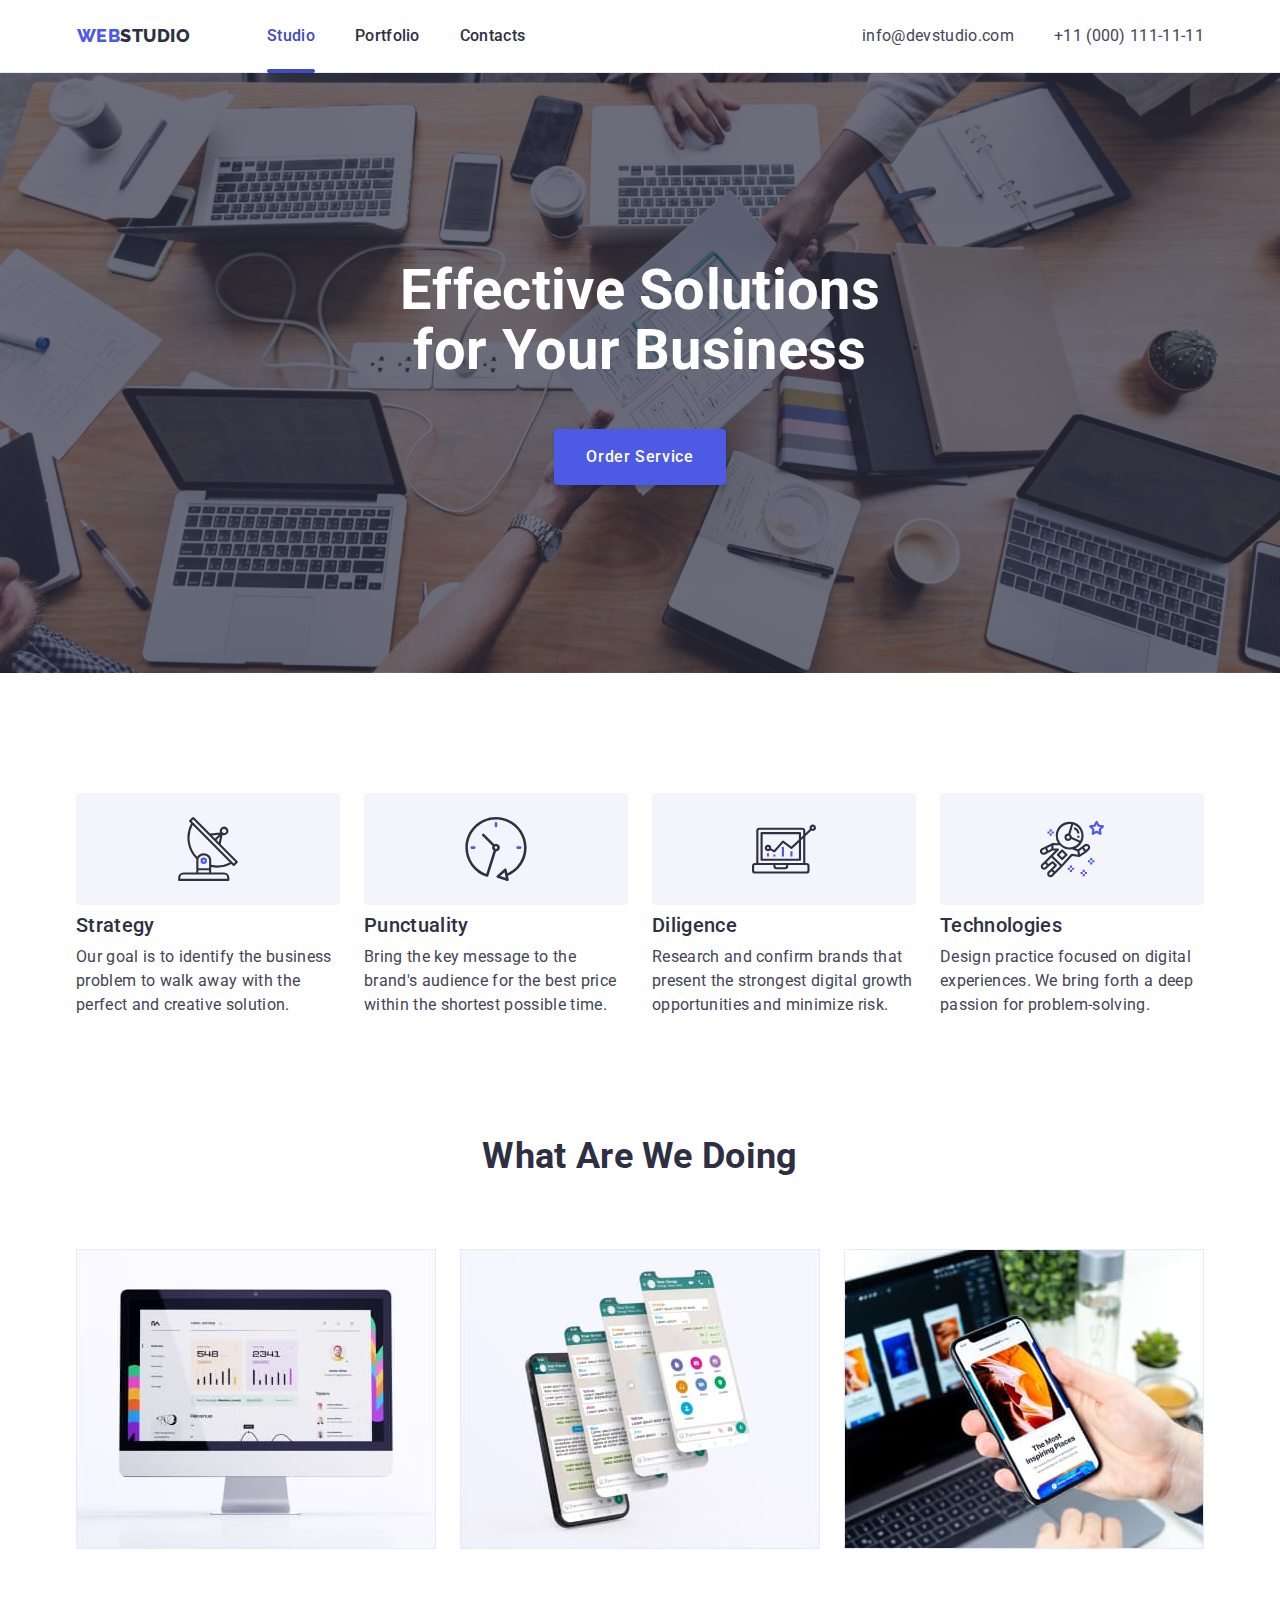
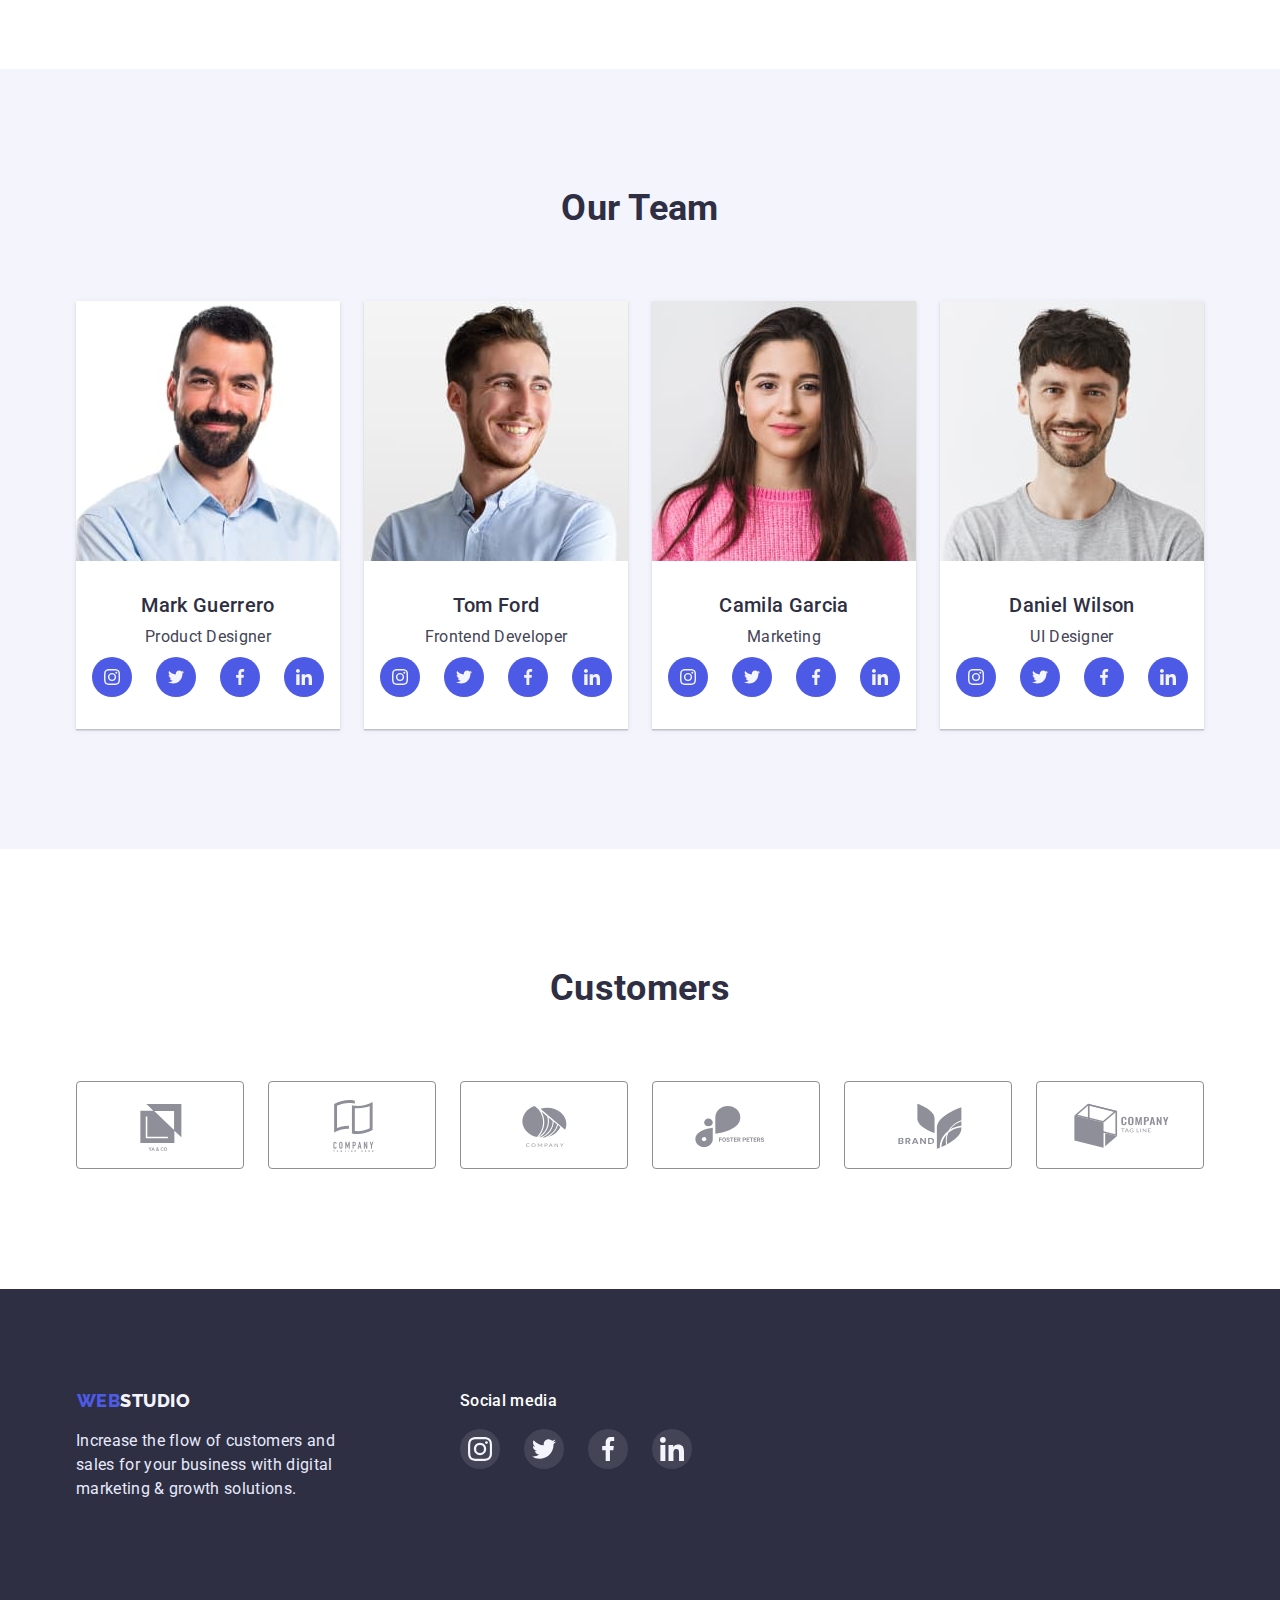
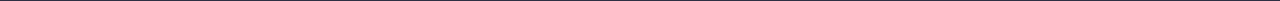
<file: index.html>
<!DOCTYPE html>
<html lang="en">
  <head>
    <meta charset="UTF-8" />
    <meta http-equiv="X-UA-Compatible" content="IE=edge" />
    <meta name="viewport" content="width=device-width, initial-scale=1.0" />
    <title>Home work 1</title>
    <link
      href="https://fonts.googleapis.com/css2?family=Montserrat:wght@400;700&family=Raleway:wght@800&family=Roboto:wght@400;500;700;900&display=swap"
      rel="stylesheet"
    />
    <link
      rel="stylesheet"
      href="https://cdnjs.cloudflare.com/ajax/libs/modern-normalize/1.1.0/modern-normalize.min.css"
    />
    <link rel="stylesheet" href="./css/styles.css" />
  </head>
  <body>
    <!-- header section   -->
    <header class="header">
      <div class="container">
        <a href="./index.html" class="logo">
          Web<span class="logo-text">Studio</span>
        </a>
        <nav>
          <ul class="site-nav list">
            <li>
              <a href="./index.html" class="header-link link current">Studio</a>
            </li>
            <li>
              <a href="./portfolio.html" class="header-link link">Portfolio</a>
            </li>
            <li>
              <a href="" class="header-link link">Contacts</a>
            </li>
          </ul>
        </nav>
        <ul class="auth-nav list">
          <li>
            <a href="mailto:info@devstudio.com" class="auto-link link">
              info@devstudio.com
            </a>
          </li>
          <li>
            <a href="tel:+110001111111" class="auto-link link"
              >+11 (000) 111-11-11</a
            >
          </li>
        </ul>
      </div>
    </header>
    <main>
      <!-- Hero section  -->
      <section class="hero section">
        <h1 class="hero-title">Effective Solutions for Your Business</h1>
        <button type="button" class="hero-button" data-modal-open>
          Order Service
        </button>
      </section>
      <!-- our adventages -->
      <section class="section adventages-section">
        <div class="container">
          <h2 class="visually-hidden section-title">adventages</h2>
          <ul class="adventages-list list">
            <li class="item">
              <div class="thumb">
                <svg class="thumb-icon" width="64" height="64">
                  <use href="./images/icons.svg#icon-conect"></use>
                </svg>
              </div>
              <h3 class="title">Strategy</h3>
              <p class="section-text">
                Our goal is to identify the business problem to walk away with
                the perfect and creative solution.
              </p>
            </li>
            <li class="item">
              <div class="thumb">
                <svg class="thumb-icon" width="64" height="64">
                  <use href="./images/icons.svg#icon-clock"></use>
                </svg>
              </div>
              <h3 class="title">Punctuality</h3>
              <p class="section-text">
                Bring the key message to the brand's audience for the best price
                within the shortest possible time.
              </p>
            </li>
            <li class="item">
              <div class="thumb">
                <svg class="thumb-icon" width="64" height="64">
                  <use href="./images/icons.svg#icon-diagram"></use>
                </svg>
              </div>
              <h3 class="title">Diligence</h3>
              <p class="section-text">
                Research and confirm brands that present the strongest digital
                growth opportunities and minimize risk.
              </p>
            </li>
            <li class="item">
              <div class="thumb">
                <svg class="thumb-icon" width="64" height="64">
                  <use href="./images/icons.svg#icon-astronaut"></use>
                </svg>
              </div>
              <h3 class="title">Technologies</h3>
              <p class="section-text">
                Design practice focused on digital experiences. We bring forth a
                deep passion for problem-solving.
              </p>
            </li>
          </ul>
        </div>
      </section>
      <!-- about us -->
      <section class="section section-about">
        <div class="container">
          <h2 class="section-title about-title">What Are We Doing</h2>
          <ul class="about-list list">
            <li class="about-item">
              <img
                src="./images/about/img1.jpg"
                alt="computer"
                width="360"
                height="300"
              />
            </li>
            <li class="about-item">
              <img
                src="./images/about/img2.jpg"
                alt="phones"
                width="360"
                height="300"
              />
            </li>
            <li class="about-item">
              <img
                src="./images/about/img3.jpg"
                alt="laptop and phone"
                width="360"
                height="300"
              />
            </li>
          </ul>
        </div>
      </section>
      <!-- our team  -->
      <section class="section section-team">
        <div class="container">
          <h2 class="section-title team-title">Our Team</h2>
          <ul class="team-list list">
            <li class="item">
              <img
                src="./images/team/img1.jpg"
                alt="Product Designer"
                width="264"
                height="260"
              />
              <div class="desc-team">
                <h3 class="card-title title">Mark Guerrero</h3>
                <p class="card-text">Product Designer</p>
                <ul class="social-list list">
                  <li class="social-item">
                    <a
                      class="social-link link"
                      href="https://www.instagram.com"
                      aria-label="instagram"
                      target="_blank"
                      rel="noopener noreferrer"
                    >
                      <svg class="social-icon" width="16" height="16">
                        <use href="./images/icons.svg#icon-instagram"></use>
                      </svg>
                    </a>
                  </li>
                  <li class="social-item">
                    <a
                      class="social-link link"
                      href="https://twitter.com"
                      aria-label="twitter"
                      target="_blank"
                      rel="noopener noreferrer"
                    >
                      <svg class="social-icon" width="16" height="16">
                        <use href="./images/icons.svg#icon-twitter"></use>
                      </svg>
                    </a>
                  </li>
                  <li class="social-item">
                    <a
                      class="social-link link"
                      href="https://www.facebook.com"
                      aria-label="facebook"
                      target="_blank"
                      rel="noopener noreferrer"
                    >
                      <svg class="social-icon" width="16" height="16">
                        <use href="./images/icons.svg#icon-facebook"></use>
                      </svg>
                    </a>
                  </li>
                  <li class="social-item">
                    <a
                      class="social-link link"
                      href="https://www.linkedin.com"
                      aria-label="linkedin"
                      target="_blank"
                      rel="noopener noreferrer"
                    >
                      <svg class="social-icon" width="16" height="16">
                        <use href="./images/icons.svg#icon-linkedin"></use>
                      </svg>
                    </a>
                  </li>
                </ul>
              </div>
            </li>
            <li class="item">
              <img
                src="./images/team/img2.jpg"
                alt="Frontend Developer"
                width="264"
                height="260"
              />
              <div class="desc-team">
                <h3 class="card-title title">Tom Ford</h3>
                <p class="card-text">Frontend Developer</p>
                <ul class="social-list list">
                  <li class="social-item">
                    <a
                      class="social-link link"
                      href="https://www.instagram.com"
                      aria-label="instagram"
                      target="_blank"
                      rel="noopener noreferrer"
                    >
                      <svg class="social-icon" width="16" height="16">
                        <use href="./images/icons.svg#icon-instagram"></use>
                      </svg>
                    </a>
                  </li>
                  <li class="social-item">
                    <a
                      class="social-link link"
                      href="https://twitter.com"
                      aria-label="twitter"
                      target="_blank"
                      rel="noopener noreferrer"
                    >
                      <svg class="social-icon" width="16" height="16">
                        <use href="./images/icons.svg#icon-twitter"></use>
                      </svg>
                    </a>
                  </li>
                  <li class="social-item">
                    <a
                      class="social-link link"
                      href="https://www.facebook.com"
                      aria-label="facebook"
                      target="_blank"
                      rel="noopener noreferrer"
                    >
                      <svg class="social-icon" width="16" height="16">
                        <use href="./images/icons.svg#icon-facebook"></use>
                      </svg>
                    </a>
                  </li>
                  <li class="social-item">
                    <a
                      class="social-link link"
                      href="https://www.linkedin.com"
                      aria-label="linkedin"
                      target="_blank"
                      rel="noopener noreferrer"
                    >
                      <svg class="social-icon" width="16" height="16">
                        <use href="./images/icons.svg#icon-linkedin"></use>
                      </svg>
                    </a>
                  </li>
                </ul>
              </div>
            </li>
            <li class="item">
              <img
                src="./images/team/img3.jpg"
                alt="Marketing"
                width="264"
                height="260"
              />
              <div class="desc-team">
                <h3 class="card-title title">Camila Garcia</h3>
                <p class="card-text">Marketing</p>
                <ul class="social-list list">
                  <li class="social-item">
                    <a
                      class="social-link link"
                      href="https://www.instagram.com"
                      aria-label="instagram"
                      target="_blank"
                      rel="noopener noreferrer"
                    >
                      <svg class="social-icon" width="16" height="16">
                        <use href="./images/icons.svg#icon-instagram"></use>
                      </svg>
                    </a>
                  </li>
                  <li class="social-item">
                    <a
                      class="social-link link"
                      href="https://twitter.com"
                      aria-label="twitter"
                      target="_blank"
                      rel="noopener noreferrer"
                    >
                      <svg class="social-icon" width="16" height="16">
                        <use href="./images/icons.svg#icon-twitter"></use>
                      </svg>
                    </a>
                  </li>
                  <li class="social-item">
                    <a
                      class="social-link link"
                      href="https://www.facebook.com"
                      aria-label="facebook"
                      target="_blank"
                      rel="noopener noreferrer"
                    >
                      <svg class="social-icon" width="16" height="16">
                        <use href="./images/icons.svg#icon-facebook"></use>
                      </svg>
                    </a>
                  </li>
                  <li class="social-item">
                    <a
                      class="social-link link"
                      href="https://www.linkedin.com"
                      aria-label="linkedin"
                      target="_blank"
                      rel="noopener noreferrer"
                    >
                      <svg class="social-icon" width="16" height="16">
                        <use href="./images/icons.svg#icon-linkedin"></use>
                      </svg>
                    </a>
                  </li>
                </ul>
              </div>
            </li>
            <li class="item">
              <img
                src="./images/team/img4.jpg"
                alt="UI Designer"
                width="264"
                height="260"
              />
              <div class="desc-team">
                <h3 class="card-title title">Daniel Wilson</h3>
                <p class="card-text">UI Designer</p>
                <ul class="social-list list">
                  <li class="social-item">
                    <a
                      class="social-link link"
                      href="https://www.instagram.com"
                      aria-label="instagram"
                      target="_blank"
                      rel="noopener noreferrer"
                    >
                      <svg class="social-icon" width="16" height="16">
                        <use href="./images/icons.svg#icon-instagram"></use>
                      </svg>
                    </a>
                  </li>
                  <li class="social-item">
                    <a
                      class="social-link link"
                      href="https://twitter.com"
                      aria-label="twitter"
                      target="_blank"
                      rel="noopener noreferrer"
                    >
                      <svg class="social-icon" width="16" height="16">
                        <use href="./images/icons.svg#icon-twitter"></use>
                      </svg>
                    </a>
                  </li>
                  <li class="social-item">
                    <a
                      class="social-link link"
                      href="https://www.facebook.com"
                      aria-label="facebook"
                      target="_blank"
                      rel="noopener noreferrer"
                    >
                      <svg class="social-icon" width="16" height="16">
                        <use href="./images/icons.svg#icon-facebook"></use>
                      </svg>
                    </a>
                  </li>
                  <li class="social-item">
                    <a
                      class="social-link link"
                      href="https://www.linkedin.com"
                      aria-label="linkedin"
                      target="_blank"
                      rel="noopener noreferrer"
                    >
                      <svg class="social-icon" width="16" height="16">
                        <use href="./images/icons.svg#icon-linkedin"></use>
                      </svg>
                    </a>
                  </li>
                </ul>
              </div>
            </li>
          </ul>
        </div>
      </section>
      <!-- Customers -->
      <section class="section section-customers">
        <div class="container">
          <h2 class="section-title">Customers</h2>
          <ul class="list customers-list">
            <li class="customers-items">
              <a class="customers-link" href="">
                <svg class="customers-icon" width="104" height="56">
                  <use href="./images/icons.svg#icon-logo_first"></use>
                </svg>
              </a>
            </li>
            <li class="customers-items">
              <a class="customers-link" href="">
                <svg class="customers-icon" width="104" height="56">
                  <use href="./images/icons.svg#icon-logo_second"></use>
                </svg>
              </a>
            </li>
            <li class="customers-items">
              <a class="customers-link" href="">
                <svg class="customers-icon" width="104" height="56">
                  <use href="./images/icons.svg#icon-logo_thrird"></use>
                </svg>
              </a>
            </li>
            <li class="customers-items">
              <a class="customers-link" href="">
                <svg class="customers-icon" width="104" height="56">
                  <use href="./images/icons.svg#icon-logo_fourth"></use>
                </svg>
              </a>
            </li>
            <li class="customers-items">
              <a class="customers-link" href="">
                <svg class="customers-icon" width="104" height="56">
                  <use href="./images/icons.svg#icon-logo_fifth"></use>
                </svg>
              </a>
            </li>
            <li class="customers-items">
              <a class="customers-link" href="">
                <svg class="customers-icon" width="104" height="56">
                  <use href="./images/icons.svg#icon-logo_sixth"></use>
                </svg>
              </a>
            </li>
          </ul>
        </div>
      </section>
    </main>
    <!-- footer -->
    <footer class="footer">
      <div class="container footer-wrap">
        <div class="logo-content">
          <a href="./index.html" class="logo"
            >Web<span class="logo-text">Studio</span></a
          >
          <p class="footer-text">
            Increase the flow of customers and sales for your business with
            digital marketing & growth solutions.
          </p>
        </div>
        <div class="social-content">
          <p class="social-text">Social media</p>
          <ul class="social-list list">
            <li class="social-item">
              <a
                class="social-link footer-link link"
                href="https://www.instagram.com"
                aria-label="instagram"
                target="_blank"
                rel="noopener noreferrer"
              >
                <svg class="social-icon" width="24" height="24">
                  <use href="./images/icons.svg#icon-instagram"></use>
                </svg>
              </a>
            </li>
            <li class="social-item">
              <a
                class="social-link footer-link link"
                href="https://twitter.com"
                aria-label="twitter"
                target="_blank"
                rel="noopener noreferrer"
              >
                <svg class="social-icon" width="24" height="24">
                  <use href="./images/icons.svg#icon-twitter"></use>
                </svg>
              </a>
            </li>
            <li class="social-item">
              <a
                class="social-link footer-link link"
                href="https://www.facebook.com"
                aria-label="facebook"
                target="_blank"
                rel="noopener noreferrer"
              >
                <svg class="social-icon" width="24" height="24">
                  <use href="./images/icons.svg#icon-facebook"></use>
                </svg>
              </a>
            </li>
            <li class="social-item">
              <a
                class="social-link footer-link link"
                href="https://www.linkedin.com"
                aria-label="linkedin"
                target="_blank"
                rel="noopener noreferrer"
              >
                <svg class="social-icon" width="24" height="24">
                  <use href="./images/icons.svg#icon-linkedin"></use>
                </svg>
              </a>
            </li>
          </ul>
        </div>
      </div>
    </footer>
    <!-- modal -->
    <div class="backdrop is-hidden" data-modal>
      <div class="modal">
        <button class="modal-button button" type="button" data-modal-close>
          <svg class="modal-icon" width="8" height="8">
            <use href="./images/icons.svg#close"></use>
          </svg>
        </button>
      </div>
    </div>
    <script src="./js/modal.js"></script>
  </body>
</html>
</file>
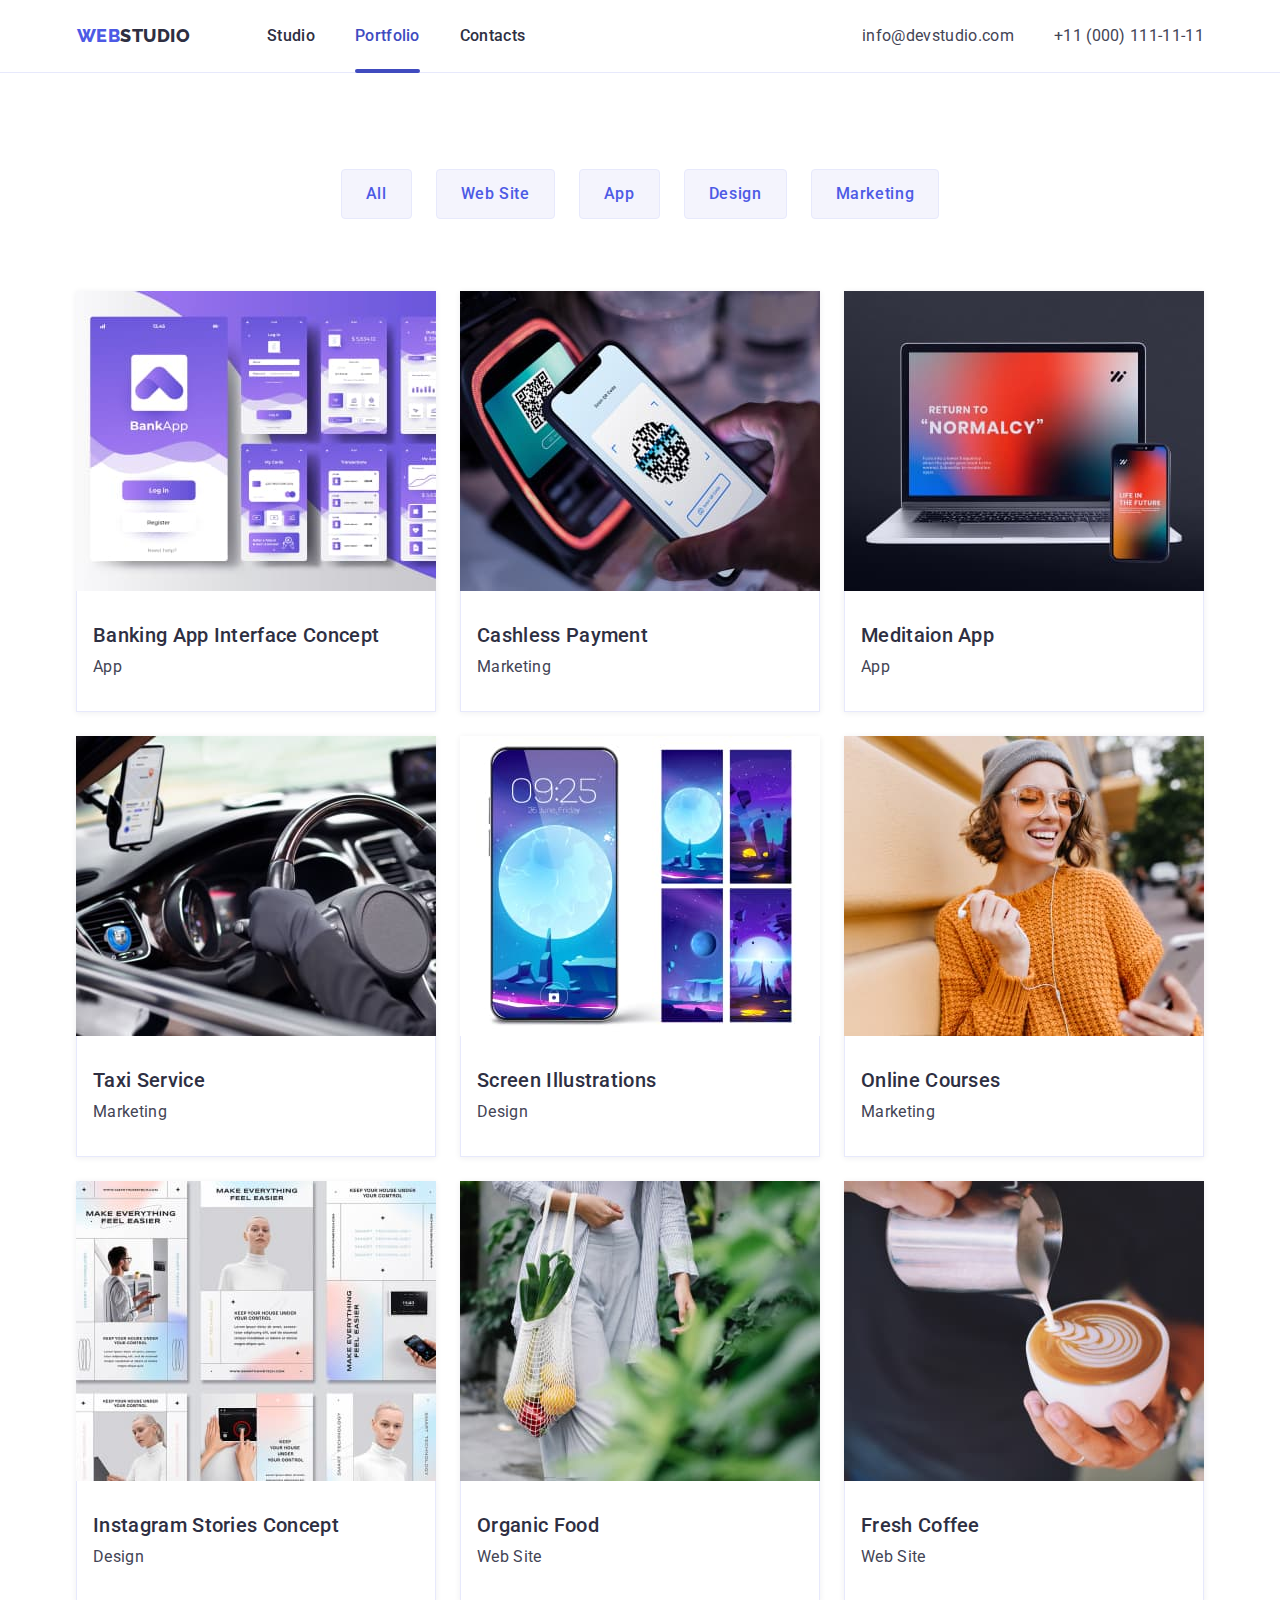
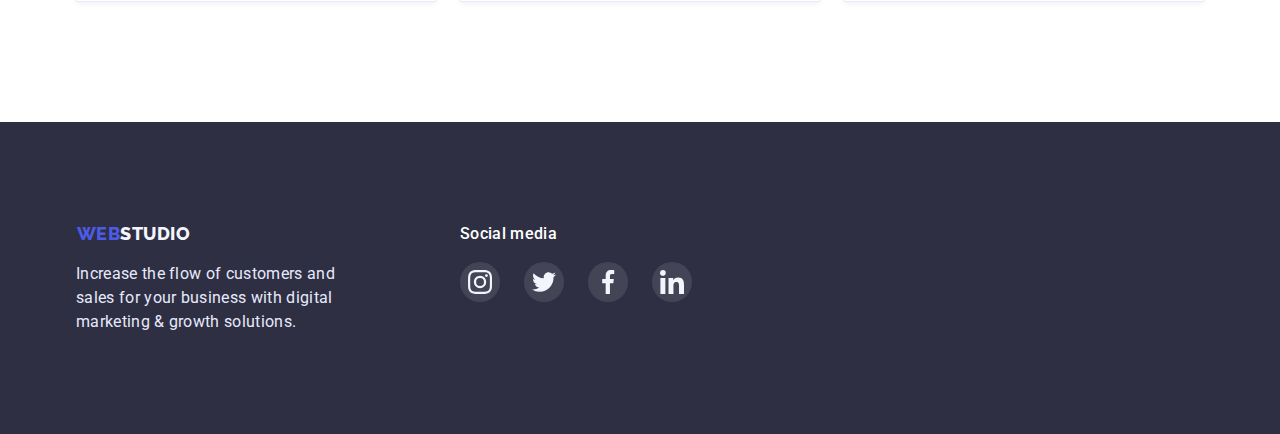
<file: portfolio.html>
<!DOCTYPE html>
<html lang="en">
  <head>
    <meta charset="UTF-8" />
    <meta http-equiv="X-UA-Compatible" content="IE=edge" />
    <meta name="viewport" content="width=device-width, initial-scale=1.0" />
    <title>Home work 2</title>
    <link
      href="https://fonts.googleapis.com/css2?family=Montserrat:wght@400;700&family=Raleway:wght@800&family=Roboto:wght@400;500;700;900&display=swap"
      rel="stylesheet"
    />
    <link
      rel="stylesheet"
      href="https://cdnjs.cloudflare.com/ajax/libs/modern-normalize/1.1.0/modern-normalize.min.css"
    />
    <link rel="stylesheet" href="./css/styles.css" />
  </head>
  <body>
    <!-- header section   -->
    <header class="header">
      <div class="container">
        <a href="./index.html" class="logo"
          >Web<span class="logo-text">Studio</span></a
        >
        <nav>
          <ul class="site-nav list">
            <li>
              <a href="./index.html" class="header-link link">Studio</a>
            </li>
            <li>
              <a href="./portfolio.html" class="header-link link current"
                >Portfolio</a
              >
            </li>
            <li>
              <a href="" class="header-link link">Contacts</a>
            </li>
          </ul>
        </nav>
        <ul class="auth-nav list">
          <li>
            <a href="mailto:info@devstudio.com" class="auto-link link"
              >info@devstudio.com</a
            >
          </li>
          <li>
            <a href="tel:+110001111111" class="auto-link link"
              >+11 (000) 111-11-11</a
            >
          </li>
        </ul>
      </div>
    </header>
    <main>
      <!-- section buttons  -->
      <section class="section-gallery">
        <div class="container">
          <h1 class="visually-hidden">Filter</h1>
          <ul class="list-button list">
            <li>
              <button type="button" class="list-item">All</button>
            </li>
            <li><button type="button" class="list-item">Web Site</button></li>
            <li><button type="button" class="list-item">App</button></li>
            <li><button type="button" class="list-item">Design</button></li>
            <li><button type="button" class="list-item">Marketing</button></li>
          </ul>

          <!-- section gallery  -->
          <ul class="list list-cards">
            <li class="gallery-item item">
              <a class="gallery-link" href="">
                <div class="card-thumb">
                  <img
                    src="./images/portfolio/img1.jpg"
                    alt="Banking App Interface"
                    width="360"
                    height="300"
                  />
                  <p class="overlay-text">
                    14 Stylish and User-Friendly App Design Concepts · Task
                    Manager App · Calorie Tracker App · Exotic Fruit Ecommerce
                    App · Cloud Storage App
                  </p>
                </div>
                <div class="desc-card">
                  <h2 class="gallery-title title">
                    Banking App Interface Concept
                  </h2>
                  <p class="gallery-text">App</p>
                </div>
              </a>
            </li>
            <li class="gallery-item item">
              <a class="gallery-link" href="">
                <div class="card-thumb">
                  <img
                    src="./images/portfolio/img2.jpg"
                    alt="Cashless Payment"
                    width="360"
                    height="300"
                  />
                  <p class="overlay-text">
                    14 Stylish and User-Friendly App Design Concepts · Task
                    Manager App · Calorie Tracker App · Exotic Fruit Ecommerce
                    App · Cloud Storage App
                  </p>
                </div>
                <div class="desc-card">
                  <h2 class="gallery-title title">Cashless Payment</h2>
                  <p class="gallery-text">Marketing</p>
                </div>
              </a>
            </li>
            <li class="gallery-item item">
              <a class="gallery-link" href="">
                <div class="card-thumb">
                  <img
                    src="./images/portfolio/img3.jpg"
                    alt="Meditaion App"
                    width="360"
                    height="300"
                  />
                  <p class="overlay-text">
                    14 Stylish and User-Friendly App Design Concepts · Task
                    Manager App · Calorie Tracker App · Exotic Fruit Ecommerce
                    App · Cloud Storage App
                  </p>
                </div>
                <div class="desc-card">
                  <h2 class="gallery-title title">Meditaion App</h2>
                  <p class="gallery-text">App</p>
                </div>
              </a>
            </li>
            <li class="gallery-item">
              <a class="gallery-link" href="">
                <div class="card-thumb">
                  <img
                    src="./images/portfolio/img4.jpg"
                    alt="Taxi Service"
                    width="360"
                    height="300"
                  />
                  <p class="overlay-text">
                    14 Stylish and User-Friendly App Design Concepts · Task
                    Manager App · Calorie Tracker App · Exotic Fruit Ecommerce
                    App · Cloud Storage App
                  </p>
                </div>
                <div class="desc-card">
                  <h2 class="gallery-title title">Taxi Service</h2>
                  <p class="gallery-text">Marketing</p>
                </div>
              </a>
            </li>
            <li class="gallery-item">
              <a class="gallery-link" href="">
                <div class="card-thumb">
                  <img
                    src="./images/portfolio/img5.jpg"
                    alt="Screen Illustrations"
                    width="360"
                    height="300"
                  />
                  <p class="overlay-text">
                    14 Stylish and User-Friendly App Design Concepts · Task
                    Manager App · Calorie Tracker App · Exotic Fruit Ecommerce
                    App · Cloud Storage App
                  </p>
                </div>
                <div class="desc-card">
                  <h2 class="gallery-title title">Screen Illustrations</h2>
                  <p class="gallery-text">Design</p>
                </div>
              </a>
            </li>
            <li class="gallery-item">
              <a class="gallery-link" href="">
                <div class="card-thumb">
                  <img
                    src="./images/portfolio/img6.jpg"
                    alt="Online Courses"
                    width="360"
                    height="300"
                  />
                  <p class="overlay-text">
                    14 Stylish and User-Friendly App Design Concepts · Task
                    Manager App · Calorie Tracker App · Exotic Fruit Ecommerce
                    App · Cloud Storage App
                  </p>
                </div>
                <div class="desc-card">
                  <h2 class="gallery-title title">Online Courses</h2>
                  <p class="gallery-text">Marketing</p>
                </div>
              </a>
            </li>
            <li class="gallery-item">
              <a class="gallery-link" href="">
                <div class="card-thumb">
                  <img
                    src="./images/portfolio/img7.jpg"
                    alt="Instagram Stories Concept"
                    width="360"
                    height="300"
                  />
                  <p class="overlay-text">
                    14 Stylish and User-Friendly App Design Concepts · Task
                    Manager App · Calorie Tracker App · Exotic Fruit Ecommerce
                    App · Cloud Storage App
                  </p>
                </div>
                <div class="desc-card">
                  <h2 class="gallery-title title">Instagram Stories Concept</h2>
                  <p class="gallery-text">Design</p>
                </div>
              </a>
            </li>
            <li class="gallery-item">
              <a class="gallery-link" href="">
                <div class="card-thumb">
                  <img
                    src="./images/portfolio/img8.jpg"
                    alt="Organic Food"
                    width="360"
                    height="300"
                  />
                  <p class="overlay-text">
                    14 Stylish and User-Friendly App Design Concepts · Task
                    Manager App · Calorie Tracker App · Exotic Fruit Ecommerce
                    App · Cloud Storage App
                  </p>
                </div>
                <div class="desc-card">
                  <h2 class="gallery-title title">Organic Food</h2>
                  <p class="gallery-text">Web Site</p>
                </div>
              </a>
            </li>
            <li class="gallery-item">
              <a class="gallery-link" href="">
                <div class="card-thumb">
                  <img
                    src="./images/portfolio/img9.jpg"
                    alt="Fresh Coffee"
                    width="360"
                    height="300"
                  />
                  <p class="overlay-text">
                    14 Stylish and User-Friendly App Design Concepts · Task
                    Manager App · Calorie Tracker App · Exotic Fruit Ecommerce
                    App · Cloud Storage App
                  </p>
                </div>
                <div class="desc-card">
                  <h2 class="gallery-title title">Fresh Coffee</h2>
                  <p class="gallery-text">Web Site</p>
                </div>
              </a>
            </li>
          </ul>
        </div>
      </section>
    </main>
    <!-- footer  -->
    <footer class="footer">
      <div class="container footer-wrap">
        <div class="logo-content">
          <a href="./index.html" class="logo"
            >Web<span class="logo-text">Studio</span></a
          >
          <p class="footer-text">
            Increase the flow of customers and sales for your business with
            digital marketing & growth solutions.
          </p>
        </div>
        <div class="social-content">
          <p class="social-text">Social media</p>
          <ul class="social-list list">
            <li class="social-item">
              <a
                class="social-link footer-link link"
                href="https://www.instagram.com"
                aria-label="instagram"
                target="_blank"
                rel="noopener noreferrer"
              >
                <svg class="social-icon" width="24" height="24">
                  <use href="./images/icons.svg#icon-instagram"></use>
                </svg>
              </a>
            </li>
            <li class="social-item">
              <a
                class="social-link footer-link link"
                href="https://twitter.com"
                aria-label="twitter"
                target="_blank"
                rel="noopener noreferrer"
              >
                <svg class="social-icon" width="24" height="24">
                  <use href="./images/icons.svg#icon-twitter"></use>
                </svg>
              </a>
            </li>
            <li class="social-item">
              <a
                class="social-link footer-link link"
                href="https://www.facebook.com"
                aria-label="facebook"
                target="_blank"
                rel="noopener noreferrer"
              >
                <svg class="social-icon" width="24" height="24">
                  <use href="./images/icons.svg#icon-facebook"></use>
                </svg>
              </a>
            </li>
            <li class="social-item">
              <a
                class="social-link footer-link link"
                href="https://www.linkedin.com"
                aria-label="linkedin"
                target="_blank"
                rel="noopener noreferrer"
              >
                <svg class="social-icon" width="24" height="24">
                  <use href="./images/icons.svg#icon-linkedin"></use>
                </svg>
              </a>
            </li>
          </ul>
        </div>
      </div>
    </footer>
  </body>
</html>
</file>
<file: css/styles.css>
/* основной цвет текста #434455  */
/* вторичный цвет текста  #2E2F42 */

/* акцент #4D5AE5  */
/* кнопки фон #E7E9FC  */
/* фон #FFFFFF */

:root {
  --primary-text-color: #434455;
  --title-text-color: #2e2f42;
  --accent-color: #4d5ae5;
  --accent-second-color: #404bbf;
  --accent-hover-color: #31d0aa;
  --primary-bg-color: #ffffff;
  --button-bg-color: #f4f4fd;
  --button-border-color: #e7e9fc;
  --list-item-border-color: #e7e9fc;
  --border-color: #8e8f99;
  --shadow-hero-color: rgba(46, 47, 66, 0.7);
  --shadow-item-color: rgba(46, 47, 66, 0.08);
  --shadow-btn-color: rgba(0, 0, 0, 0.15);
  --modal-bg-color: #fcfcfc;
  --anim-fast: 250ms cubic-bezier(0.4, 0, 0.2, 1);
}

.visually-hidden {
  position: absolute;
  width: 1px;
  height: 1px;
  margin: -1px;
  border: 0;
  padding: 0;

  white-space: nowrap;
  clip-path: inset(100%);
  clip: rect(0 0 0 0);
  overflow: hidden;
}

body {
  font-family: Roboto, sans-serif;
  font-size: 16px;
  line-height: 1.5;
  letter-spacing: 0.02em;
  color: var(--primary-text-color);
}

h1,
h2,
h3,
p,
ul {
  margin: 0;
}

.list {
  list-style: none;
  margin: 0;
  padding: 0;
}

a {
  text-decoration: none;
}

/* .section {
  outline: 1px solid tomato;
} */

/* универсальный класс контейнра предназначен для ограничения контента по ширине */
.container {
  width: 1158px;
  padding-left: 15px;
  padding-right: 15px;
  /*outline: 1px solid tomato;*/
  margin-left: auto;
  margin-right: auto;
}

/* header */

header .container {
  display: flex;
  align-items: center;
  height: 72px;
}

.header {
  border-bottom: 1px solid var(--list-item-border-color);
}

.button {
  text-decoration: none;
}
/* navigation  */
.logo {
  font-family: Raleway, sans-serif;
  font-weight: 800;
  font-size: 18px;
  line-height: 1.33;
  letter-spacing: 0.03em;
  color: var(--accent-color);
  text-decoration: none;
  text-transform: uppercase;
  text-align: center;
  width: 115px;
}

.header .logo {
  margin-right: 76px;
}

header .logo-text {
  color: var(--title-text-color);
}
.site-nav {
  display: flex;
  width: 261px;
  gap: 40px;
  padding: 0;
}

.site-nav .header-link {
  position: relative;
  display: block;
  padding-top: 24px;
  padding-bottom: 24px;
  font-family: Roboto;
  font-weight: 500;
  color: var(--title-text-color);
  text-decoration: none;
  transition: color var(--anim-fast);
}

.site-nav .header-link:hover,
.site-nav .header-link:focus {
  color: var(--accent-color);
}

.site-nav .header-link.current {
  color: var(--accent-second-color);
}

.site-nav .header-link.current::after {
  position: absolute;
  content: '';
  display: block;
  width: 100%;
  height: 4px;
  bottom: -1px;
  background-color: var(--accent-second-color);
  border-radius: 2px;
}

.auth-nav {
  display: flex;
  gap: 40px;
  margin-left: auto;
}

.auth-nav .auto-link {
  display: block;
  padding-top: 24px;
  padding-bottom: 24px;
  color: var(--primary-text-color);
  text-decoration: none;
  transition: color var(--anim-fast);
}

.auth-nav .auto-link:hover,
.auth-nav .auto-link:focus {
  color: var(--accent-color);
}

/* page studio  */

/* hero section  */

.hero {
  background-color: var(--title-text-color);
  text-align: center;
}

.hero.section {
  max-width: 1440px;
  margin: 0px auto;
  padding-top: 188px;
  padding-bottom: 188px;
  background-image: linear-gradient(
      var(--shadow-hero-color),
      var(--shadow-hero-color)
    ),
    url(../images/hero/hero.jpg);
  background-repeat: no-repeat;
  background-size: cover;
  background-position: center;
}

.hero-title {
  width: 494px;
  font-weight: 700;
  font-size: 56px;
  line-height: 1.07;
  color: var(--primary-bg-color);
  margin-left: auto;
  margin-right: auto;
  margin-bottom: 48px;
}

.hero-button {
  display: inline-block;
  padding: 16px 32px;
  min-width: 169px;
  font-family: Roboto;
  font-size: 16px;
  font-weight: 500;
  line-height: 1.5;
  letter-spacing: 0.04em;
  cursor: pointer;
  color: var(--primary-bg-color);
  background-color: var(--accent-color);
  border-radius: 4px;
  border: none;
  box-shadow: 0px 4px 4px var(--shadow-btn-color);
  transition: background-color var(--anim-fast);
}

.hero-button:hover,
.hero-button:focus {
  background-color: var(--accent-second-color);
}

/* sections */

.section-title {
  font-weight: 700;
  font-size: 36px;
  line-height: 1.11;
  text-align: Center;
  color: var(--title-text-color);
  margin-bottom: 72px;
}

/* adventages-section */

.section {
  padding-top: 120px;
  padding-bottom: 120px;
}

.thumb {
  display: flex;
  justify-content: center;
  align-items: center;
  width: 264px;
  height: 112px;
  background-color: var(--button-bg-color);
  border-radius: 4px;
  margin-bottom: 8px;
}

.thumb-icon {
  background-size: contain;
}

.adventages-list .title,
.team-list .title {
  font-weight: 500;
  font-size: 20px;
  font-weight: 500;
  line-height: 1.2;
  color: var(--title-text-color);
}

.adventages-list .title {
  margin-bottom: 8px;
}

.adventages-list {
  display: flex;
  flex-wrap: wrap;
  gap: 24px;
}

.item {
  display: block;
}

.adventages-list .item {
  flex-basis: calc((100% - (24px * 3)) / 4);
}

.section-text {
  text-align: Left;
}

/*about section  */

.section-about {
  padding-top: 0;
}

img {
  display: block;
  max-width: 100%;
  height: auto;
}

.about-list {
  display: flex;
  flex-wrap: wrap;
  gap: 24px;
}

.about-item {
  flex-basis: calc((100% - (24px * 2)) / 3);
}

/* team section */

.section-team {
  background-color: var(--button-bg-color);
}

.desc-team {
  margin: 32px 16px;
}

.team-list > li {
  background-color: var(--primary-bg-color);
}

.team-list {
  display: flex;
  flex-wrap: wrap;
  gap: 24px;
  text-align: center;
}

.team-list .item {
  flex-basis: calc((100% - (24px * 3)) / 4);
  box-shadow: 0px 2px 1px var(--shadow-item-color),
    0px 1px 1px rgba(46, 47, 66, 0.16), 0px 1px 6px var(--shadow-item-color);
}

.card-title {
  margin-bottom: 8px;
}

.card-text {
  margin-bottom: 8px;
}

.social-list {
  display: flex;
  justify-content: center;
  gap: 24px;
}

.social-link {
  display: flex;
  justify-content: center;
  align-items: center;
  width: 40px;
  height: 40px;
  background-color: var(--accent-color);
  border-radius: 50%;
  transition: background-color var(--anim-fast);
}

.social-link:hover,
.social-link:focus {
  background-color: var(--accent-second-color);
}

.social-icon {
  fill: var(--button-bg-color);
}

/* customers  */

.customers-list {
  display: flex;
  gap: 24px;
}

.customers-link {
  display: flex;
  justify-content: center;
  align-items: center;
  width: 168px;
  height: 88px;
  border: 1px solid var(--border-color);
  border-radius: 4px;
  transition: border-color var(--anim-fast);
}

.customers-icon {
  fill: var(--border-color);
  transition: fill var(--anim-fast);
}

.customers-link:hover,
.customers-link:focus {
  border-color: var(--accent-second-color);
}

.customers-link:hover .customers-icon,
.customers-link:focus .customers-icon {
  fill: var(--accent-second-color);
}

/* portfolio  */

/* filter  */

.list .list-item {
  font-family: Roboto;
  font-weight: 500;
  font-size: 16px;
  line-height: 1.5;
  text-align: center;
  letter-spacing: 0.04em;
  cursor: pointer;
  color: var(--accent-color);
  background-color: var(--button-bg-color);
  border-radius: 4px;
  border: 1px solid var(--button-border-color);
  transition: color var(--anim-fast), background-color var(--anim-fast),
    border-color var(--anim-fast), box-shadow var(--anim-fast);
}

.list .list-item:hover,
.list .list-item:focus {
  color: var(--primary-bg-color);
  background-color: var(--accent-color);
  border-color: var(--accent-color);
  box-shadow: 0px 2px 2px rgba(0, 0, 0, 0.12), 0px 2px 1px rgba(0, 0, 0, 0.08),
    0px 3px 1px rgba(0, 0, 0, 0.1);
}

.section-gallery {
  padding-top: 96px;
  padding-bottom: 120px;
}

.list-button .list-item {
  padding: 12px 24px;
}

.list-button {
  display: flex;
  justify-content: center;
  gap: 24px;
  margin-bottom: 72px;
}

/* portfolio section  */
.list-cards .title {
  font-size: 20px;
  font-weight: 500;
  line-height: 1.2;
  text-align: Left;
  color: var(--title-text-color);
}

.gallery-title {
  margin-bottom: 8px;
}

.desc-card {
  padding-top: 32px;
  padding-left: 16px;
  padding-bottom: 32px;
  border: 1px solid var(--list-item-border-color);
  border-top: none;
}

.gallery-item {
  flex-basis: calc((100% - (24px * 2)) / 3);
  box-shadow: 0px 1px 6px var(--shadow-item-color);
}

.overlay-text {
  position: absolute;
  display: inline-block;
  padding: 40px 32px;
  /* top: 100%; */
  top: 0;
  left: 0;
  width: 100%;
  height: 100%;
  color: var(--button-bg-color);
  background-color: var(--accent-color);
  opacity: 0;
  transform: translateY(100%);
  transition: opacity var(--anim-fast), transform var(--anim-fast);
}

.card-thumb {
  position: relative;
  overflow: hidden;
}

.gallery-link:hover .overlay-text,
.gallery-link:focus .overlay-text {
  transform: translateY(0);
  opacity: 1;
}

.gallery-link {
  display: block;
  color: currentColor;
  transition: box-shadow var(--anim-fast);
}

.gallery-link:hover,
.gallery-link:focus {
  box-shadow: 0px 2px 1px var(--shadow-item-color),
    0px 1px 1px rgba(46, 47, 66, 0.16), 0px 1px 6px var(--shadow-item-color);
}

.list-cards {
  display: flex;
  flex-wrap: wrap;
  gap: 24px;
}

/* footer  */
.footer {
  width: 100%;
  margin: 0px auto;
  padding-top: 100px;
  padding-bottom: 100px;
  background-color: var(--title-text-color);
}

.footer-text {
  font-weight: 400;
  text-align: Left;
  color: var(--button-border-color);
  width: 264px;
}

footer .logo-text {
  color: var(--button-bg-color);
}

.footer-wrap {
  display: flex;
}

.logo-content {
  margin-right: 120px;
}

.social-text {
  margin-bottom: 16px;
}

.footer .logo {
  display: block;
  margin-bottom: 16px;
}

.social-text {
  font-weight: 500;
  color: #ffffff;
}

.footer-link {
  background-color: rgba(255, 255, 255, 0.1);
  transition: background-color var(--anim-fast);
}

.footer-link:hover,
.footer-link:focus {
  background-color: var(--accent-hover-color);
}

/* modal */

.backdrop {
  position: fixed;
  top: 0;
  left: 0;
  width: 100%;
  height: 100%;
  background-color: rgba(46, 47, 66, 0.5);
  transition: opacity var(--anim-fast), visibility var(--anim-fast);
}

.backdrop.is-hidden {
  opacity: 0;
  visibility: hidden;
  pointer-events: none;
  transition-delay: var(--anim-fast);
}

.modal {
  position: absolute;
  top: 50%;
  left: 50%;
  /* z-index: 10; */
  transform: translateX(-50%) translateY(-50%);
  width: 408px;
  height: 576px;
  background-color: var(--modal-bg-color);
  border-radius: 4px;
  box-shadow: 0px 2px 1px rgba(0, 0, 0, 0.2), 0px 1px 3px rgba(0, 0, 0, 0.12),
    0px 1px 1px rgba(0, 0, 0, 0.14);
  transition: transform var(--anim-fast), opacity var(--anim-fast);
}

.backdrop.is-hidden .modal {
  transform: translateX(-50%) translateY(0%);
  opacity: 0;
}

.modal-button {
  display: flex;
  justify-content: center;
  align-items: center;
  padding: 0;
  position: absolute;
  top: 24px;
  right: 24px;
  width: 24px;
  height: 24px;
  background-color: var(--button-border-color);
  border-radius: 50%;
  border: 1px solid rgba(0, 0, 0, 0.1);
  cursor: pointer;
}
</file>
